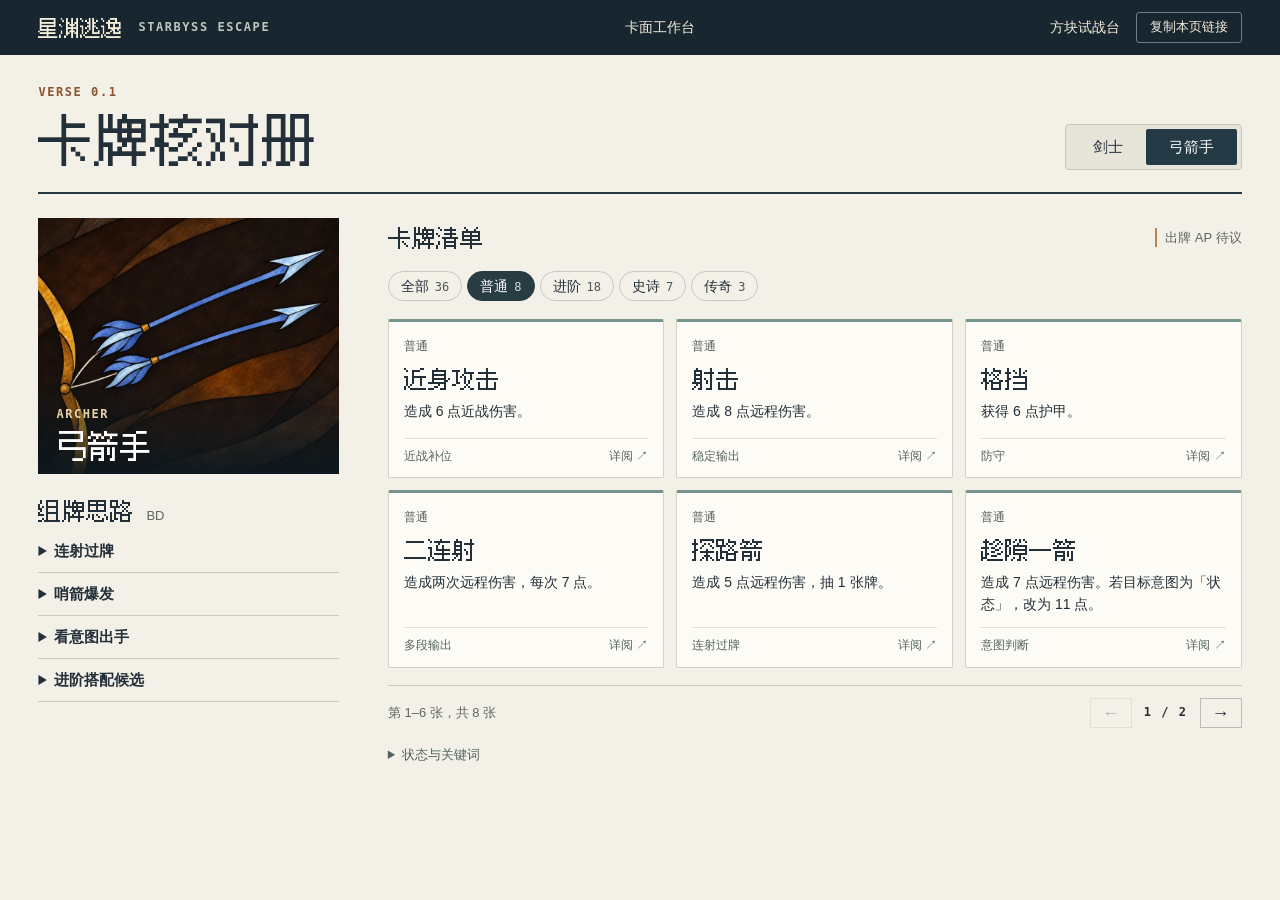
<file: index.html>
<!doctype html>
<html lang="zh-CN"><head><meta charset="utf-8"><meta name="viewport" content="width=device-width,initial-scale=1"><meta name="robots" content="noindex,nofollow"><meta name="theme-color" content="#16232a"><title>星渊逃逸 · 卡牌核对册</title><link rel="stylesheet" href="style.css"><script defer src="cards.js"></script><script defer src="review.js"></script></head>
<body><header><div class="top"><b>星渊逃逸</b><span lang="en">STARBYSS ESCAPE</span><a class="studio" href="card-library.html">卡面工作台</a><a class="studio" href="battle-lab.html">方块试战台</a><button id="share">复制本页链接</button></div></header>
<main><div class="mast"><div><p class="kicker">VERSE 0.1</p><h1>卡牌核对册</h1></div><nav id="roles" aria-label="切换角色"><button data-role="sword">剑士</button><button data-role="archer">弓箭手</button></nav></div>
<div class="spread"><aside><div class="hero"><img id="art" src="archer.webp" alt=""><div class="herohead"><small id="en"></small><h2 id="role"></h2></div></div>
<section class="builds"><h3>组牌思路 <small>BD</small></h3><div id="builds"></div></section></aside>
<section class="catalog" aria-label="卡牌清单"><div class="sectionhead"><h2>卡牌清单</h2><small>出牌 AP 待议</small></div><nav id="tiers" aria-label="品阶"></nav>
<div id="cards"></div><div class="page"><span id="count" aria-live="polite"></span><div><button id="prev" aria-label="上一页">←</button><b id="num"></b><button id="next" aria-label="下一页">→</button></div></div>
<details class="terms"><summary>状态与关键词</summary><dl id="terms"></dl></details></section></div></main>
<dialog id="detail" aria-labelledby="dname"><form method="dialog"><button aria-label="关闭">×</button></form><small id="dgrade"></small><h2 id="dname"></h2><p id="alias"></p><h3>卡牌功效</h3><p id="deffect"></p><h3>搭配与核对点</h3><p id="dnote"></p><div id="source"></div><a id="cardStudio" href="card-library.html">在工作台查看卡面 →</a></dialog><div id="toast" role="status"></div></body></html>
</file>
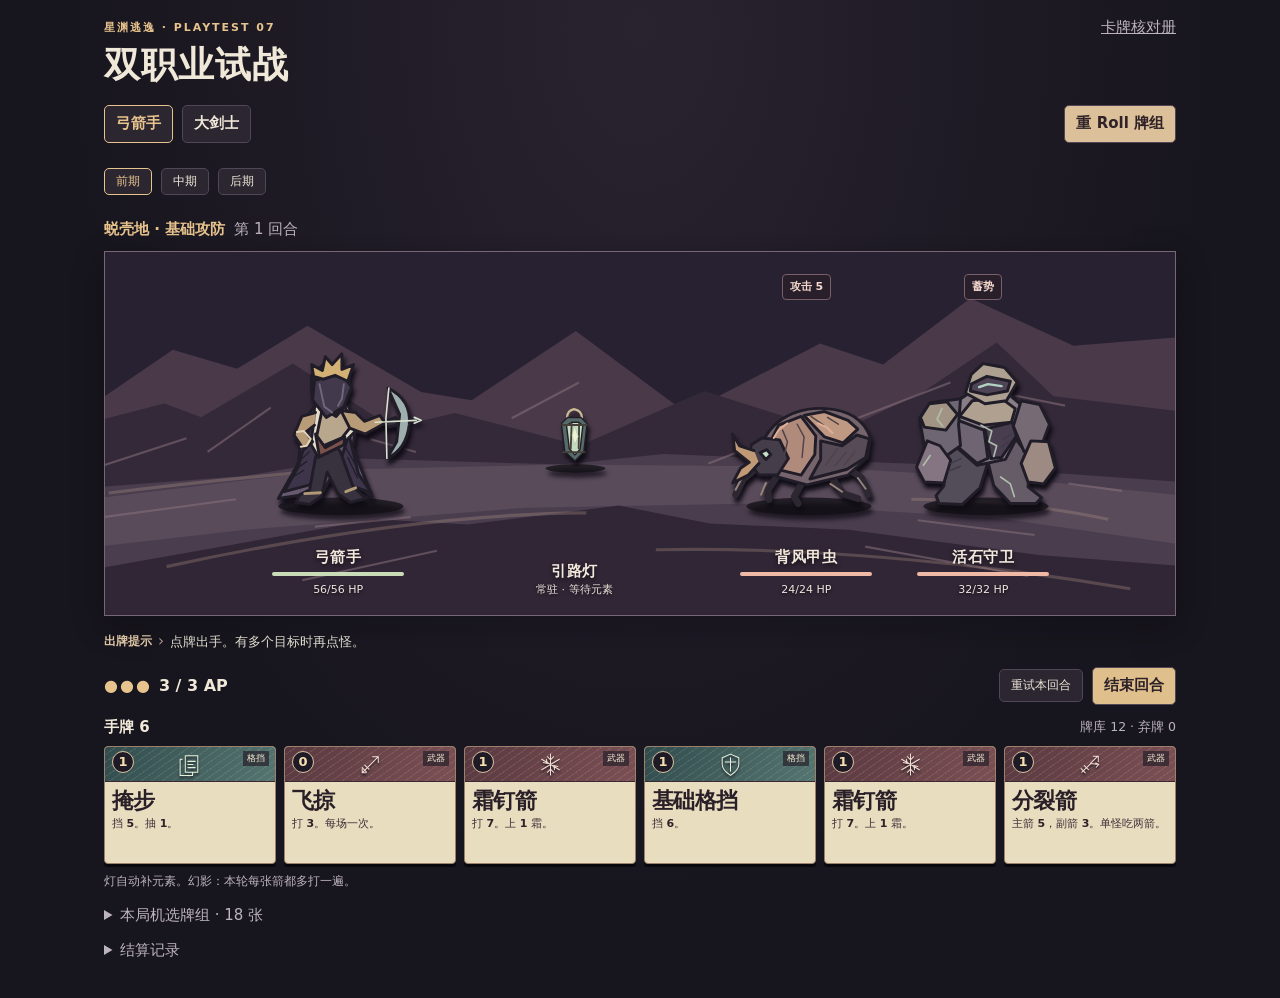
<file: battle-lab.html>
<!doctype html><html lang="zh-CN"><head><meta charset="utf-8"><meta name="viewport" content="width=device-width, initial-scale=1"><title>双职业试战｜星渊逃逸</title>
<style>
:root{color-scheme:dark;--bg:#17151d;--ink:#f0e8d9;--mut:#bcb3be;--edge:#504655;--gold:#e7c38d;--cyan:#a9d6d5;--red:#efaba0;--paper:#e9ddc0;--print:#291f27}
*{box-sizing:border-box}body{margin:0;background:radial-gradient(ellipse at 50% 3%,#292330 0,var(--bg) 64%);color:var(--ink);font:15px/1.44 system-ui,sans-serif;min-height:100vh}main{max-width:1120px;margin:auto;padding:17px 24px 36px}header,.row,.tools,.actions,.steps{display:flex;gap:9px;align-items:center;flex-wrap:wrap}header{justify-content:space-between}a{color:var(--mut)}h1{font:700 clamp(24px,4vw,36px)/1.1 Georgia,serif;letter-spacing:.03em;margin:7px 0}.kicker{color:var(--gold);font:600 11px system-ui,sans-serif;letter-spacing:.18em}.hint,small,summary{color:var(--mut)}button,select{font:inherit;color:var(--ink);background:#2c2631;border:1px solid var(--edge);border-radius:5px;padding:7px 11px;cursor:pointer}button:hover:not(:disabled),select:hover{border-color:var(--gold)}button:focus-visible,select:focus-visible{outline:3px solid #bde8da;outline-offset:3px}button:disabled{opacity:.56;cursor:default}.stages [aria-pressed=true],.primary{border-color:var(--gold);color:var(--gold)}.stages{padding:10px 0}.stages .tail{margin-left:auto}.action-slim{font-size:12px}.status{min-height:29px;margin:0 0 7px}.status b{color:var(--gold)}.status select{padding:3px 6px}.badge{color:var(--cyan)}
.arena{position:relative;isolation:isolate;display:grid;grid-template-columns:1fr .36fr 1.35fr;width:100%;height:clamp(292px,32vw,365px);padding:51px 27px 49px;overflow:hidden;border:1px solid #776673;background:#211d2a;box-shadow:inset 0 0 0 4px #16131b,0 9px 30px #09080d4f}.terrain{position:absolute;z-index:-2;inset:0;width:100%;height:100%;object-fit:cover}.field-glow{position:absolute;z-index:-1;inset:18% 1% 3%;background:radial-gradient(ellipse at 52% 67%,#aecfba62,transparent 66%);opacity:0;transition:opacity .25s}.lit .field-glow{opacity:1}.zone-zone{display:flex;align-items:end;justify-content:center;min-width:0;gap:1px}.foe-zone{align-items:end}.hero-zone{padding-left:10%}.unit{position:relative;display:flex;align-items:center;justify-content:center;flex-direction:column;width:min(100%,176px);min-width:0;height:100%;background:transparent;border:0;border-radius:0;color:var(--ink);padding:0;margin:0;transition:opacity .2s}.unit.foe{border:0}.unit.foe:disabled{opacity:1}.unit.foe.dead{opacity:.30;pointer-events:none}.unit .figure{width:100%;height:100%;max-height:205px;overflow:visible;filter:drop-shadow(2px 5px 2px #100d16);pointer-events:none}.lamp-unit .figure{width:84px}.shadow-unit .figure{filter:brightness(.65) saturate(.55) hue-rotate(38deg) drop-shadow(0 0 5px #c7a9e5);opacity:.74}.hero-zone:has(.shadow-unit) .unit{width:52%}.foe-zone .unit.boss{width:min(100%,224px)}.unit .name{font-weight:680;display:block;color:#f2e8dc;letter-spacing:.04em;white-space:nowrap;text-shadow:0 2px 4px #140f17}.unit .under{position:absolute;bottom:-31px;width:90%;min-width:58px;max-width:132px;text-align:center;line-height:1.15}.meter{display:block;width:100%;height:4px;border-radius:999px;background:#131018a0;margin:6px 0 4px;overflow:hidden}.meter i{display:block;height:100%;background:#f0b9a5;box-shadow:0 0 8px #e49d915c}.hero .meter i{background:#c9dbb7}.unit .numbers{font:11px system-ui,sans-serif;color:#eee4df;white-space:nowrap;text-shadow:0 1px 3px #120e16}.unit .intent{position:absolute;top:-29px;font-size:11px;font-weight:600;padding:4px 7px;border:1px solid #795f68;border-radius:4px;background:#291f2a;color:#f4d8cd;white-space:nowrap}.unit.target .figure{filter:drop-shadow(0 0 4px #e0b67c) drop-shadow(0 0 10px #c99d63a0)}.unit.target:hover .figure{transform:translateY(-3px)}.unit.target .under .name{color:#ffd89c}.target:after{content:"可攻击";position:absolute;bottom:-47px;padding:2px 5px;font-size:10px;color:#2a1c20;background:#e9c993;border-radius:2px;white-space:nowrap}.unit.first:after{content:"已选第一发";background:#a8d5d3}.arena.picking .unit.foe:not(.target){opacity:.45}.unit .float{position:absolute;top:40%;z-index:3;color:#ffead8;font:bold 25px Georgia,serif;text-shadow:0 2px 2px #190c13, 0 0 12px #c04436;animation:up .65s ease-out both;pointer-events:none}.arena .unit.dead .float{color:#fff}.unit .neutral{color:#d5e1d9}.steps{margin-top:10px;gap:6px;color:#e5ccac;min-height:32px}.step{font-size:12px}.steps .arrowhint{color:#b29b94}.steps .signal{color:#e9e6d8;font-size:13px}.actions{margin:9px 0 7px}.actions .stretch{flex:1;font-size:16px}.actions .end-action{background:#dfbf8b;color:#2d2228;font-weight:750}.ap-dots{color:var(--gold);letter-spacing:2px;margin-right:7px}.hand-title{margin-top:12px;justify-content:space-between}.hand{display:grid;grid-template-columns:repeat(auto-fit,minmax(125px,1fr));gap:8px;margin-top:8px}.card{position:relative;min-width:0;min-height:150px;text-align:left;display:flex;flex-direction:column;padding:0;border-radius:4px;background:var(--paper);color:var(--print);border:1px solid #9b806c;overflow:hidden;box-shadow:0 3px 0 #09080d}.card:disabled{opacity:.55}.card[aria-pressed=true]{transform:translateY(-5px);outline:2px solid var(--gold);border-color:#eed7a2;box-shadow:0 7px 12px #0c0814}.card .card-art{width:100%;display:flex;align-items:center;justify-content:center;height:50px;position:relative;color:#f4ddd1;background:repeating-linear-gradient(145deg,#f7ddd21d 0 1px,transparent 1px 6px),linear-gradient(115deg,#593940,#7b5054);border-bottom:1px solid #3a2934}.card.def .card-art{color:#e5f2da;background:repeating-linear-gradient(145deg,#e9ffdf1a 0 1px,transparent 1px 6px),linear-gradient(115deg,#324c4d,#557571)}.card.util .card-art{color:#f1e2be;background:repeating-linear-gradient(145deg,#fff9d21c 0 1px,transparent 1px 6px),linear-gradient(115deg,#514063,#6e587a)}.card .mark{width:39px;height:39px;filter:drop-shadow(0 2px 1px #1c1623)}.card .fee{position:absolute;left:7px;top:7px;display:grid;place-items:center;width:25px;height:25px;border-radius:50%;background:#1f1b26;color:#f5dfae;border:1px solid #dbc2a2;font-size:13px;font-weight:800}.card .type{position:absolute;right:6px;top:7px;color:#fff5dc;background:#251f29b0;padding:1px 4px;font-size:10px}.card .card-copy{padding:6px 8px 8px}.card b{display:block;margin-bottom:3px;font-size:14px}.card .desc{color:#3c2c34;font-size:11px;line-height:1.35;display:block}.card .desc strong{font-size:13px;color:#332028}.choices{background:#2b2633;border:1px solid var(--edge);padding:8px 10px}.pool{display:grid;grid-template-columns:repeat(auto-fit,minmax(205px,1fr));gap:8px;margin-top:9px}.pool div{border:1px solid var(--edge);padding:8px}details{margin-top:14px}summary{cursor:pointer}li{margin:3px 0}.seed{font-size:12px}.caption{font-size:12px;margin-top:9px}@keyframes up{from{opacity:1;transform:translateY(9px)}85%{opacity:1}to{opacity:.74;transform:translateY(-19px)}}@media(prefers-reduced-motion:reduce){*{animation:none!important;transition:none!important}}
@media(max-width:700px){main{padding:12px 10px 28px}.stages .tail{margin-left:0}.arena{height:253px;padding:40px 8px 53px;grid-template-columns:1fr .3fr 1.33fr}.hero-zone{padding-left:0}.unit .name{font-size:11px}.unit .numbers{font-size:9px}.unit .intent{font-size:9px;padding:3px 4px}.lamp-unit .figure{width:58px}.hand{grid-template-columns:repeat(3,minmax(0,1fr))}.card{min-height:134px}.card .card-copy{padding:5px}.card b{font-size:12px}.card .desc{font-size:10px}.card .card-art{height:41px}.card .mark{width:30px;height:30px}.card .fee{width:19px;height:19px;left:3px;top:4px}.card .type{right:3px;top:3px}.card .desc strong{font-size:11px}.actions .stretch{min-width:85px}.actions button{padding:7px 7px;font-size:12px}}
.lamp-tint{display:block}.lamp-tint.cold{filter:drop-shadow(0 0 15px #95dbe4)}.lamp-tint.heat{filter:hue-rotate(292deg) saturate(2.2) drop-shadow(0 0 13px #e6b078)}.lamp-tint.spark{filter:hue-rotate(192deg) saturate(1.7) drop-shadow(0 0 12px #d1aaf9)}
.rolebar{margin:10px 0 5px}.rolebar button{font-weight:760;font-size:15px}.rolebar .roll{background:#dcc099;color:#2f2328;font-weight:800}.phases{margin-bottom:10px}.phases button{padding:4px 11px;font-size:12px}.card b{font-size:clamp(17px,2.1vw,22px);line-height:1.15;letter-spacing:-.025em}.card .desc,.card .desc strong{font-size:11px;font-weight:500}.card .desc strong{font-weight:800}.card{min-height:118px}.card .card-art{height:35px}.card .mark{width:27px;height:27px}.card .type{font-size:9px;top:4px}.card .fee{top:4px;width:22px;height:22px}.card .card-copy{padding:6px 7px 8px}.unit .float.multi{left:calc(30% + var(--i)*10%);top:calc(33% + var(--i)*7%);animation-delay:calc(var(--i)*115ms);font-size:20px;animation-fill-mode:both}.unit .float.echo-dmg{color:#dfc5ff;text-shadow:0 2px 3px #160f22,0 0 10px #703abd}.sword-arena{grid-template-columns:1fr .14fr 1.35fr}.sword-arena .hero-zone{padding-left:5%}@media(max-width:700px){.rolebar button{font-size:12px;padding:6px 7px}.card b{font-size:17px}.card .desc,.card .desc strong{font-size:10px}.card .fee{width:18px;height:18px}.card{min-height:108px}.unit .float.multi{font-size:15px}}
</style></head><body><main><header><span class="kicker">星渊逃逸 · PLAYTEST 07</span><a href="index.html">卡牌核对册</a></header><h1>双职业试战</h1><div id="app"></div><details><summary>本局机选牌组 · 18 张</summary><div class="pool" id="pool"></div></details><details><summary>结算记录</summary><ol id="log"></ol></details></main>
<script>
const CARDS = [{"id":1,"name":"直射","cost":1,"desc":"打 8。","kind":"攻","arrow":true,"el":"","once":false,"stage":0,"common":false,"short":"打 8。"},{"id":2,"name":"探路箭","cost":1,"desc":"打 6，抽 1。","kind":"攻","arrow":true,"el":"","once":false,"stage":0,"common":false,"short":"打 6。抽 1。"},{"id":3,"name":"掩步","cost":1,"desc":"格挡 5，抽 1。","kind":"防","arrow":false,"el":"","once":false,"stage":0,"common":true,"short":"挡 5。抽 1。"},{"id":4,"name":"霜钉箭","cost":1,"desc":"打 7，叠 1 霜。","kind":"攻","arrow":true,"el":"冰","once":false,"stage":0,"common":false,"short":"打 7。上 1 霜。"},{"id":5,"name":"穿壳击","cost":1,"desc":"先削最多 2 格挡，再打 7，附加电标。","kind":"攻","arrow":false,"el":"电","once":false,"stage":0,"common":true,"short":"削 2 挡，打 7。挂电标。"},{"id":6,"name":"火星箭","cost":1,"desc":"打 6，点燃目标：接下来两次行动前依次掉 2、1 血。","kind":"攻","arrow":true,"el":"火","once":false,"stage":0,"common":false,"short":"打 6。灼伤 2、1。"},{"id":8,"name":"整备","cost":1,"desc":"抽 2 张，再弃掉 1 张手牌。","kind":"功能","arrow":false,"el":"","once":false,"stage":0,"common":true,"short":"抽 2，弃 1。"},{"id":16,"name":"幻影","cost":1,"desc":"召唤影子。","kind":"功能","arrow":false,"el":"","once":false,"stage":0,"common":false,"short":"本轮之后每张箭，影子跟射一次。"},{"id":18,"name":"穿群射","cost":2,"desc":"两发各 9，可分别点怪，也可同打一个。算一张牌。","kind":"攻","arrow":true,"el":"","once":false,"stage":1,"common":false,"short":"两发各 9，可分打。"},{"id":37,"name":"分裂箭","cost":1,"desc":"主箭打 5，副箭打另一只血最低的活怪 3；单怪时都打它。","kind":"攻","arrow":true,"el":"","once":false,"stage":0,"common":false,"short":"主箭 5，副箭 3。单怪吃两箭。"},{"id":38,"name":"基础格挡","cost":1,"desc":"格挡 6。没有条件。","kind":"防","arrow":false,"el":"","once":false,"stage":0,"common":true,"short":"挡 6。"},{"id":46,"name":"月神","cost":3,"desc":"把 30 点伤害分 3 波随机打向活怪。每有 1 专注，总伤再加 2，并消耗专注。本场一次。","kind":"攻","arrow":false,"stage":2,"once":true,"el":"","common":false,"short":"随机三击，共 30。每点专注＋2。每场一次。"},{"id":47,"name":"返猎箭","cost":1,"desc":"打 11；本箭或它的影箭击杀，返 1 AP。每张牌只返一次。","kind":"攻","arrow":true,"stage":1,"once":false,"el":"","common":false,"short":"打 11。原箭或影箭击杀，返 1 费。"},{"id":48,"name":"专注","cost":1,"desc":"格挡 6，获得 2 专注。下一张箭每点专注多打 2，随后消耗。","kind":"防","arrow":false,"stage":1,"once":false,"el":"","common":false,"short":"挡 6。存 2 专注；下张箭每点＋2。"},{"id":49,"name":"轻弦","cost":0,"desc":"本回合下一张箭少花 1 AP，最低 0。本场一次。","kind":"功能","arrow":false,"stage":0,"once":true,"el":"","common":false,"short":"本轮下一箭少 1 费。每场一次。"},{"id":50,"name":"回势","cost":1,"desc":"格挡 5；若本回合击倒过敌人，返 1 AP。","kind":"防","arrow":false,"stage":1,"once":false,"el":"","common":false,"short":"挡 5。本轮杀过怪，返 1 费。"},{"id":51,"name":"整弦","cost":1,"desc":"格挡 6；本回合下一张箭少花 1 AP，最低 0。","kind":"功能","arrow":false,"stage":1,"once":false,"el":"","common":false,"short":"挡 6。本轮下一箭少 1 费。"},{"id":52,"name":"飞掠","cost":0,"desc":"打 3。本场一次。","kind":"攻","arrow":true,"stage":0,"once":true,"el":"","common":false,"short":"打 3。每场一次。"},{"id":60,"name":"格挡","cost":1,"kind":"防","stage":0,"desc":"挡 6。","short":"挡 6。","target":false,"once":false,"role":"sword","arrow":false,"el":""},{"id":61,"name":"猛击","cost":1,"kind":"攻","stage":0,"desc":"打 7。有格挡时打 11，不耗格挡。","short":"打 7。有格挡时打 11，不耗格挡。","target":true,"once":false,"role":"sword","arrow":false,"el":""},{"id":62,"name":"招架","cost":1,"kind":"防","stage":0,"desc":"挡 5。完整挡住所选敌人的攻击，反砍 6。","short":"挡 5。完整挡住所选敌人的攻击，反砍 6。","target":true,"once":false,"role":"sword","arrow":false,"el":""},{"id":63,"name":"起势斩","cost":1,"kind":"攻","stage":0,"desc":"打 6，获得 3 剑势。每场一次。","short":"打 6，获得 3 剑势。每场一次。","target":true,"once":true,"role":"sword","arrow":false,"el":""},{"id":64,"name":"蓄势","cost":1,"kind":"防","stage":0,"desc":"挡 5，获得 3 剑势。每场一次。","short":"挡 5，获得 3 剑势。每场一次。","target":false,"once":true,"role":"sword","arrow":false,"el":""},{"id":65,"name":"三连斩","cost":2,"kind":"攻","stage":0,"desc":"每刀 8，连砍 3 刀。","short":"每刀 8，连砍 3 刀。","target":true,"once":false,"role":"sword","arrow":false,"el":""},{"id":66,"name":"挑斩","cost":1,"kind":"攻","stage":0,"desc":"打 5。本轮对它的下一段剑击＋5。","short":"打 5。本轮对它的下一段剑击＋5。","target":true,"once":false,"role":"sword","arrow":false,"el":""},{"id":67,"name":"落刃","cost":2,"kind":"攻","stage":0,"desc":"重斩 18。","short":"重斩 18。","target":true,"once":false,"role":"sword","arrow":false,"el":""},{"id":68,"name":"横扫","cost":2,"kind":"攻","stage":1,"desc":"主目标 12，相邻活怪各 5。","short":"主目标 12，相邻活怪各 5。","target":true,"once":false,"role":"sword","arrow":false,"el":""},{"id":69,"name":"烙痕斩","cost":1,"kind":"攻","stage":0,"desc":"打 7，挂鬼火。鬼火灼伤 2、1。","short":"打 7，挂鬼火。鬼火灼伤 2、1。","target":true,"once":false,"role":"sword","arrow":false,"el":""},{"id":70,"name":"破火斩","cost":1,"kind":"攻","stage":0,"desc":"打 6。先吃鬼火，得 3 剑势。","short":"打 6。先吃鬼火，得 3 剑势。","target":true,"once":false,"role":"sword","arrow":false,"el":""},{"id":71,"name":"吞火斩","cost":1,"kind":"攻","stage":0,"desc":"打 7。吃鬼火，回 3 血。","short":"打 7。吃鬼火，回 3 血。","target":true,"once":false,"role":"sword","arrow":false,"el":""},{"id":72,"name":"收烬斩","cost":1,"kind":"攻","stage":1,"desc":"打 9。砍死带鬼火的怪，回 5 血。","short":"打 9。砍死带鬼火的怪，回 5 血。","target":true,"once":false,"role":"sword","arrow":false,"el":""},{"id":73,"name":"活甲","cost":1,"kind":"防","stage":2,"desc":"付 3 血，挡 8；本轮每刀＋4。每场一次。","short":"付 3 血，挡 8；本轮每刀＋4。每场一次。","target":false,"once":true,"role":"sword","arrow":false,"el":""}];

 const Engine=(()=>{
const byId=Object.fromEntries(CARDS.map(c=>[c.id,c]));
const STAGES=[
 {name:'前期',subtitle:'蜕壳地 · 基础攻防',spawns:[['背风甲虫',24,[5,-4,7]],['活石守卫',32,[0,12,7]]]},
 {name:'中期',subtitle:'裂隙 · 增援与元素芯',spawns:[['裂脊精英',52,[8,-6,12,7]]]},
 {name:'后期',subtitle:'合脊 · 猎月终击',spawns:[['合脊巨岩',78,[10,-7,17,0,[7,7]],true]]}
];
const enemy=(r,i)=>({id:i,name:r[0],hp:r[1],max:r[1],moves:r[2],boss:!!r[3],guard:0,frost:0,locked:false,burn:0,spark:false,element:'',hits:0,broke:false,weaken:0,ghost:0,opening:0});
const clone=s=>JSON.parse(JSON.stringify(s));
function rnd(s){s.rng=(Math.imul(s.rng,1664525)+1013904223)>>>0;return s.rng/4294967296}
function shuffle(s,a){for(let i=a.length-1;i>0;i--){let j=Math.floor(rnd(s)*(i+1));[a[i],a[j]]=[a[j],a[i]]}return a}
const live=s=>s.enemies.filter(e=>e.hp>0);
const low=es=>es.slice().sort((a,b)=>a.hp-b.hp||a.id-b.id)[0];
const high=es=>es.slice().sort((a,b)=>b.hp-a.hp||a.id-b.id)[0];
const get=(s,i)=>s.enemies.find(e=>e.id===i&&e.hp>0);
const move=(s,e)=>e.moves[(s.turn-1)%e.moves.length];
function log(s,t){s.lines.unshift('R'+s.turn+' · '+t);if(s.lines.length>42)s.lines.pop()}
function done(s){if(s.hp<=0){if(!s.result)log(s,'战斗结束');s.result='输'}else if(!live(s).length){if(!s.result)log(s,'房间已清理');s.result='赢'}return !!s.result}
function dealt(s,e,n,label){if(!e||e.hp<=0||n<=0)return {kill:false,overflow:0};const g=Math.min(e.guard,n),net=n-g,loss=Math.min(net,e.hp);e.guard-=g;
 if(g&&e.guard===0)e.broke=true;
 e.hp-=loss;if(loss){e.hits++;if(s.events)s.events.push({id:e.id,loss,shadow:label.startsWith('影子')})}if(e.hp<=0)s.kills++;
 log(s,label+' → '+e.name+' '+(loss?'−'+loss+' HP':'0 HP')+(g?'（护甲 −'+g+'）':'')+(!e.hp?' · 击倒':''));
 return {kill:!e.hp,overflow:Math.max(0,net-loss)}
}
function strip(s,e,n){if(!e||!e.guard)return 0;const v=Math.min(n,e.guard);e.guard-=v;if(!e.guard)e.broke=true;log(s,e.name+' 护甲 −'+v);return v}
function setElement(s,e,type){
 if(!e||!e.hp)return false;
 if(e.element&&e.element!==type){if(e.frost||e.locked||e.burn||e.spark)log(s,e.name+' · 换成'+type+'，旧元素清除');e.frost=0;e.locked=false;e.burn=0;e.spark=false}
 e.element=type;return true
}
function frost(s,e){if(!setElement(s,e,'冰')||e.locked)return;if(++e.frost>=5){e.frost=0;e.locked=true;log(s,e.name+(e.boss?' · 霜裂（下一击 −4）':' · 冻结（跳过下一次攻击）'))}}
function burn(s,e,n){if(setElement(s,e,'火'))e.burn=Math.min(2,Math.max(e.burn,n))}
function electrify(s,e){if(setElement(s,e,'电'))e.spark=true}
function takeBurn(s,e,ongoing=false){const n=e.burn;e.burn=ongoing?Math.max(0,n-1):0;if(!n||!e.hp)return false;const loss=Math.min(e.hp,n);e.hp-=loss;e.hits++;if(!e.hp)s.kills++;log(s,'灼伤 → '+e.name+' −'+loss+' HP'+(!e.hp?' · 击倒':''));return !e.hp}
function peak(s){if(!s.deck.length&&s.bin.length)s.deck=shuffle(s,s.bin.splice(0));return s.deck.shift()}
function draw(s,n){while(n--){const c=peak(s);if(c!==undefined)s.hand.push(c)}}
function pickTwo(s,want){const a=peak(s),b=peak(s);if(a===undefined)return;if(b===undefined){s.hand.push(a);return}if(want===1){s.hand.push(b);s.deck.push(a)}else{s.hand.push(a);s.deck.push(b)}log(s,'选入 '+byId[want===1?b:a].name)}
function offer(s){const m=clone(s);return [peak(m),peak(m)].filter(x=>x!==undefined)}
const eligible=(role,stage)=>CARDS.filter(c=>(role==='sword'?(c.role==='sword'||c.id===8):!c.role)&&c.stage<=stage);
function makeDeck(s){
 const sword=s.role==='sword',pool=eligible(s.role,s.stage),out=[];
 const theme=sword?(rnd(s)<.5?63:64):16;
 const picks=sword?[theme,60,65,69,70,71]:[16,38,4];
 if(s.stage===2)picks.push(sword?73:46);
 out.push(...picks);
 const activePool=pool.filter(c=>!sword||c.id!==(theme===63?64:63));
 const add=(kind,n)=>{
  const cards=activePool.filter(c=>c.kind===kind);
  while(out.filter(id=>byId[id].kind===kind).length<n){
   const options=cards.filter(c=>!c.once||!out.includes(c.id));
   if(!options.length)throw Error('Empty random deck category');
   const fresh=options.filter(c=>!out.includes(c.id));
   const pick=options[Math.floor(rnd(s)*options.length)];
   const c=fresh.length&&rnd(s)<.52?fresh[Math.floor(rnd(s)*fresh.length)]:pick;
   out.push(c.id);
  }
 };
 add('攻',10);add('防',6);add('功能',2);
 return shuffle(s,out)
}
function room(stage,seed,role='archer'){
 const max=role==='sword'?62:56;
 let s={stage,seed,role,rng:seed>>>0,burstRng:(seed^0x9e3779b9)>>>0,hp:max,max,edge:0,armorPower:0,parry:-1,turn:1,ap:3,guard:0,deck:[],bin:[],hand:[],gone:[],used:[],enemies:STAGES[stage].spawns.map(enemy),lines:[],lamp:{el:'',target:-1,lastRound:0},shadow:false,focus:0,discount:0,discardDue:false,last:-1,kills:0,retain:[],afterGuard:0,counter:0,cap:false,carry:0,result:'',actions:0};
 s.deck=makeDeck(s);s.loadout=s.deck.slice();draw(s,6);
 log(s,'新开局：'+STAGES[stage].name);return s
}
function eatGhost(s,e){
 if(!e?.ghost)return false;
 e.ghost=0;log(s,'收走 '+e.name+' 的鬼火');return true
}
function heal(s,n){const h=Math.min(n,s.max-s.hp);s.hp+=h;if(h)log(s,'回复 '+h+' HP')}
function swordHit(s,e,n,label){
 const opening=e?.opening||0;if(e)e.opening=0;
 return dealt(s,e,n+s.edge+s.armorPower+opening,label)
}
function ghostTick(s,e){
 if(!e.ghost||!e.hp)return false;
 const h=Math.min(e.hp,e.ghost--);e.hp-=h;e.hits++;if(!e.hp)s.kills++;
 log(s,'鬼火 → '+e.name+' −'+h+' HP');return !e.hp
}
function pulse(s){
 const l=s.lamp;if(s.role!=='archer'||!l.el||l.lastRound===s.turn)return false;
 const e=get(s,l.target)||high(live(s));if(!e)return false;
 l.lastRound=s.turn;l.target=e.id;
 if(l.el==='冰')frost(s,e);
 if(l.el==='火')burn(s,e,2);
 if(l.el==='电')electrify(s,e);
 log(s,l.el+'灯 → '+e.name+(l.el==='冰'?' · 寒霜 +1':l.el==='火'?' · 点燃':' · 电标'));
 return true
}
const cost=(s,c)=>Math.max(0,c.cost-(c.arrow?s.discount:0));
function valid(s,c){return c&&!s.result&&!s.discardDue&&s.hand.includes(c.id)&&s.ap>=cost(s,c)&&(!c.once||!s.used.includes(c.id))&&!(c.id===16&&s.shadow)&&!(c.id===73&&s.hp<=3)}
function discard(s,i){if(!s.discardDue||s.hand[i]===undefined)return false;const id=s.hand.splice(i,1)[0];s.bin.push(id);s.discardDue=false;log(s,'弃掉 '+byId[id].name);return true}
const needs=c=>!!c&&(c.role==='sword'?c.target:(c.kind==='攻'&&c.id!==46)||c.id===41);
const weapon=c=>c.role==='sword'||c.arrow||[5,24,33,36].includes(c.id);
function play(s,id,who=-1,arg={}){
 const c=byId[id];if(!valid(s,c))return false;
 let e=get(s,who);
 if(needs(c)&&!e&&id!==41)return false;
 s.ap-=cost(s,c);if(c.arrow)s.discount=0;s.actions++;s.hand.splice(s.hand.indexOf(id),1);if(c.once)s.used.push(id);
 const echo=c.arrow&&s.shadow;
 if(needs(c)&&id!==41&&e)s.last=e.id;
 if(c.el&&e){setElement(s,e,c.el);s.lamp.el=c.el;s.lamp.target=e.id;}
 const packets=[];let focus=c.arrow?s.focus*2:0;if(c.arrow)s.focus=0;
 const D=(target,n,t=c.name)=>{if(focus){n+=focus;focus=0}if(weapon(c)&&target?.spark){target.spark=false;n+=2;log(s,'电标 · 追加 2 伤')}
   if(echo&&target)packets.push([target.id,n,t]);return dealt(s,target,n,t)};
 const H=(n,t=c.name)=>D(e,n,t);const killsBefore=s.kills;
 const B=n=>{s.guard+=n;log(s,c.name+' · 格挡 +'+n)};
 const S=(n,t=c.name,target=e)=>swordHit(s,target,n,t);
 let r, a, t;
 switch(id){
 case 1:H(8);break;
 case 2:H(6);draw(s,1);break;
 case 3:B(5);draw(s,1);break;
 case 4:H(7);frost(s,e);break;
 case 5:strip(s,e,2);H(7);electrify(s,e);break;
 case 6:H(6);burn(s,e,2);break;
 case 7:H(8);if(!s.hand.some(x=>byId[x].kind==='攻'))draw(s,1);break;
 case 8:draw(s,2);s.discardDue=s.hand.length>0;break;
 case 9:H(7);if(e.hp)e.weaken+=3;break;
 case 10:H(e.hp*2<=e.max?12:8);break;
 case 11:a=e.frost>=2;if(a)e.frost-=2;H(8);if(a)H(6,'碎霜追加');break;
 case 12:a=e.guard;strip(s,e,6);if(a&&!e.guard)draw(s,1);H(6);electrify(s,e);break;
 case 13:H(7);if(takeBurn(s,e))draw(s,1);break;
 case 14:H(8);break;
 case 16:s.shadow=true;log(s,'幻影开启 · 本轮每张箭都跟射');break;
 case 18:t=get(s,arg.to) || e;H(9);if(t.hp>0)D(t,9,'穿群第二发');break;
 case 19:H(8);if(s.ap===0){a=peak(s);if(a!==undefined){s.retain.push(a);log(s,'留牌：'+byId[a].name)}}break;
 case 20:r=H(8);if(r.kill)D(low(live(s)),r.overflow,'溢伤');break;
 case 22:a=e.locked;H(14);if(a)for(const f of live(s))dealt(s,f,6,'断层余击');break;
 case 24:if(H(16).kill){s.ap++;log(s,'终猎 · 返 1 AP')}break;
 case 28:a=e.frost||e.burn||e.locked;H(6);if(a)pickTwo(s,arg.choice);else draw(s,1);break;
 case 30:H(6);B(3);break;
 case 31:H(e.frost>=2||e.broke?12:8);break;
 case 32:a=e.hits>=2;H(7);if(a)draw(s,1);break;
 case 33:a=e.locked;if(H(8).kill||a)B(4);break;
 case 34:B(6);if(live(s).some(f=>f.frost||f.locked||f.burn))draw(s,1);break;
 case 35:a=e.hits>0;H(16);if(a)D(high(live(s).filter(x=>x.id!==who)),6,'交叉追击');break;
 case 36:a=s.kills>=2;H(8);if(a){s.ap++;log(s,'收场 · 返 1 AP')}break;
 case 37:t=low(live(s).filter(f=>f.id!==who))||e;H(5);if(t.hp>0)D(t,3,'分裂副箭');break;
 case 38:B(6);break;
 case 39:B(5);s.afterGuard+=3;break;
 case 40:B(Math.min(8,4+2*live(s).filter(f=>{const m=move(s,f);return Array.isArray(m)||m>0}).length));break;
 case 41:B(5);if(e){a=move(s,e);if(a>0||Array.isArray(a))frost(s,e)}break;
 case 42:B(6);s.carry+=3;break;
 case 43:B(6);s.counter+=4;break;
 case 44:B(14);break;
 case 45:B(6);s.cap=true;break;
 case 46:{
  const sum=30+2*s.focus;s.focus=0;
  for(let j=0;j<3;j++){const living=live(s);if(!living.length)break;s.burstRng=(Math.imul(s.burstRng,1664525)+1013904223)>>>0;dealt(s,living[Math.floor(s.burstRng/4294967296*living.length)],Math.floor(sum/3)+(j<sum%3?1:0),'月神散射')}
  break
 }
 case 47:H(11);break;
 case 48:B(6);s.focus+=2;log(s,'专注 +2');break;
 case 49:s.discount=1;log(s,'轻弦 · 下一张箭少花 1 AP');break;
 case 50:B(5);if(s.kills>0){s.ap++;log(s,'回势 · 返 1 AP')}break;
 case 51:B(6);s.discount=1;log(s,'整弦 · 下一张箭少花 1 AP');break;
 case 52:H(3);break;
 case 60:B(6);break;
 case 61:S(s.guard?11:7);break;
 case 62:B(5);s.parry=e.id;log(s,'招架 · 等待 '+e.name+' 出手');break;
 case 63:S(6);s.edge+=3;log(s,'剑势 +3');break;
 case 64:B(5);s.edge+=3;log(s,'剑势 +3');break;
 case 65:for(let i=1;i<=3&&e.hp;i++)S(8,'三连斩 · 第 '+i+' 刀');break;
 case 66:S(5);if(e.hp)e.opening=5;break;
 case 67:S(18);break;
 case 68:{const ls=live(s),i=ls.indexOf(e),around=[ls[i-1],ls[i+1]].filter(Boolean);S(12);for(const other of around)S(5,'横扫 · 侧击',other);break}
 case 69:S(7);if(e.hp){e.ghost=2;log(s,e.name+' · 附着鬼火')}break;
 case 70:if(eatGhost(s,e)){s.edge+=3;log(s,'剑势 +3')}S(6);break;
 case 71:a=eatGhost(s,e);S(7);if(a)heal(s,3);break;
 case 72:a=e.ghost;if(S(9).kill&&a)heal(s,5);break;
 case 73:s.hp-=3;B(8);s.armorPower=4;log(s,'活甲 · 付 3 HP，本轮每刀 +4');break;
 default:throw Error('Unimplemented card '+id)
 }
 if(echo){
  for(const [id,n,what] of packets)dealt(s,get(s,id),n,'影子 · '+what);
  const target=get(s,who);
  if(id===4)frost(s,target);if(id===6)burn(s,target,2);if(id===9&&target)target.weaken+=3;
 }
 if(id===14&&s.kills>killsBefore)draw(s,1);
 if(id===47&&s.kills>killsBefore){s.ap++;log(s,'返猎箭 · 返 1 AP')}
 if(c.el&&e){pulse(s)}
 if(c.once)s.gone.push(id);else s.bin.push(id);
 done(s);return true
}
function end(s){
 if(s.result||s.discardDue)return false;
 for(const e of live(s)){
  if(takeBurn(s,e,true)||ghostTick(s,e))continue;
  const m=move(s,e);
  if(!Array.isArray(m)&&m<=0){if(m<0){e.guard=-m;log(s,e.name+' 架盾 '+(-m))}else log(s,e.name+' 蓄势');continue}
  if(e.locked&&!e.boss){e.locked=false;e.weaken=0;log(s,e.name+' 冻结 · 跳过攻击');continue}
  const parts=Array.isArray(m)?m.slice():[m];let reduce=(e.locked?4:0)+e.weaken;e.locked=false;e.weaken=0;let took=0,hits=0;
  for(let n of parts){
   if(s.hp<=0||!e.hp)break;const red=Math.min(reduce,n);reduce-=red;n-=red;if(n<=0)continue;hits++;
   const g=Math.min(s.guard,n);s.guard-=g;n-=g;
   if(n&&s.cap){n=Math.min(n,5);s.cap=false}
   s.hp=Math.max(0,s.hp-n);took+=n;log(s,e.name+' → '+(s.role==='sword'?'大剑':'弓手')+' '+(n?'−'+n+' HP':'未掉血')+(g?'（挡 '+g+'）':''));
   if(s.afterGuard){s.guard+=s.afterGuard;log(s,'架弓 · 追加格挡 '+s.afterGuard);s.afterGuard=0}
   if(g&&s.counter&&s.hp>0){dealt(s,e,s.counter,'反手箭');s.counter=0}
  }
  if(s.parry===e.id&&hits&&!took&&s.hp>0&&e.hp){swordHit(s,e,6,'招架 · 反斩');s.parry=-1}
  if(s.hp<=0)break
 }
 if(done(s))return true;
 s.turn++;s.shadow=false;s.armorPower=0;s.parry=-1;s.discount=0;s.ap=3;s.guard=s.carry;s.carry=0;s.cap=false;s.afterGuard=0;s.counter=0;s.kills=0;s.waveKill=false;
 for(const e of live(s)){e.hits=0;e.broke=false;e.opening=0}
 if(s.stage===1&&s.turn===2){s.enemies.push(enemy(['碎壳哨兵',16,[0,7,8,-4]],1),enemy(['岩缝猎虫',16,[0,6,7,-4]],2));log(s,'两只增援进场')}
 s.bin.push(...s.hand.splice(0));s.hand=s.retain.splice(0);draw(s,6);
 pulse(s);done(s);return true
}
return {STAGES,eligible,byId,room,clone,live,move,play,end,offer,valid,needs,weapon,log,cost,discard}
})();

 const ART=(()=>{
 const frame=(a)=>'<svg class="figure" viewBox="0 0 180 175" aria-hidden="true"><ellipse cx="93" cy="161" rx="64" ry="9" fill="#100e14" opacity=".72"/><g stroke="#211d28" stroke-width="3" stroke-linecap="round" stroke-linejoin="round">'+a+'</g></svg>';
 const archer=frame('<path d="M68 57Q52 71 50 116L29 153 75 146 87 123 125 151 105 101 109 76Z" fill="#655a70"/><path d="M62 77L49 121 35 146 61 139 80 111 76 74ZM101 87L111 128 124 147 104 140 92 117Z" fill="#3e354b"/><path d="M75 96L86 100 92 104 105 140 118 153 103 157 90 148 79 126 73 151 61 159 47 157 51 149 61 144 67 111Z" fill="#38313e"/><path d="M56 148L72 147M98 146L108 142" stroke="#b19a76" stroke-width="3"/><path d="M66 59Q82 52 101 59L109 83 92 100 70 111 62 97 65 77Z" fill="#e4ddcb"/><path d="M74 61L88 69 97 59 106 76 94 91 73 100 68 90Z" fill="#b9a78d"/><path d="M67 87L77 101 97 90 96 98 71 110Z" fill="#7b514b"/><path d="M74 62Q65 54 63 42L63 27 76 15 90 15 102 27 100 46 94 59 87 67Z" fill="#292333"/><path d="M66 32L64 52 78 70 96 59 104 39 95 27 84 28Z" fill="#42394c"/><path d="M65 28L63 16 74 22 77 8 84 16 94 5 94 21 106 16 100 33 87 27 75 31Z" fill="#d3b175"/><path d="M71 36L76 59 84 65M96 36L94 51 90 58" stroke="#71677d" stroke-width="2" fill="none"/><path d="M67 65L53 69 45 88 55 103 64 95 57 85 66 78M93 63L108 65 117 74 133 68 138 76 118 87 102 81Z" fill="#b89c77"/><path d="M48 85L55 84 62 92 58 99 52 100" stroke="#e4d5bb" stroke-width="2" fill="none"/><path d="M138 74L149 70 151 78 140 80" fill="#34303b"/><path d="M141 40Q165 52 163 77 160 103 140 112L150 95 153 67Z" fill="#9eafae"/><path d="M142 40L139 71 140 112M128 75L170 73" stroke="#d9e2d2" stroke-width="1.65" fill="none"/><path d="M168 70L175 73 168 76" stroke="#d9e2d2" stroke-width="1.7" fill="none"/><path d="M48 117L61 105M44 125L58 115M39 134L55 124M98 101L110 122M100 111L110 132" fill="none" stroke="#211d28" stroke-width="1.3"/>');
 const beetle=frame('<path d="M43 119L26 133 18 149M62 128L51 144 52 154M87 135L78 151 82 158M115 130L128 148 143 153M131 121L147 132 154 149" fill="none" stroke="#2d2731" stroke-width="7"/><path d="M31 120L25 131 18 144M49 137L44 149M115 138L127 146M143 132L151 143" fill="none" stroke="#95847c" stroke-width="2"/><path d="M43 114Q42 91 61 75 82 59 110 61 146 63 156 91L153 111 133 129 91 139 61 131Z" fill="#76646c"/><path d="M62 78L85 69 100 89 99 108 85 129 64 124 52 110 55 92Z" fill="#b08b7b"/><path d="M88 68L109 64 133 73 143 82 128 96 109 90Z" fill="#c09983"/><path d="M105 94L127 99 142 88 155 92 151 111 132 123 94 133 105 113Z" fill="#574b57"/><path d="M63 93L45 91 34 98 31 115 42 129 61 129 72 112Z" fill="#453e4a"/><path d="M37 104L22 99 15 87 17 104 32 116 23 122 15 137 31 129 42 117" fill="#c09a76"/><path d="M43 106L50 103 54 108 49 113Z" fill="#c6e1c7"/><path d="M66 83L71 95 68 108M81 77L88 90 86 111M95 69L108 78M112 70L123 77M122 102L110 119M131 106L119 120M140 105L129 119" fill="none" stroke="#4f4249" stroke-width="1.5"/><path d="M102 76L111 80 117 86M71 76L62 83 57 91" fill="none" stroke="#e1ae96" stroke-width="2"/>');
 const guard=frame('<path d="M53 94L66 88 87 91 96 113 87 142 69 159 45 158 42 150 50 140Z" fill="#534d5a"/><path d="M102 95L124 93 139 112 136 141 150 152 144 158 118 158 101 140 95 115Z" fill="#655c68"/><path d="M64 53L76 45 112 43 130 58 125 90 113 113 84 119 61 99Z" fill="#897d86"/><path d="M79 53L108 50 123 61 119 75 90 78 66 69Z" fill="#b0a08f"/><path d="M62 72L91 83 95 112 84 117 64 100Z" fill="#6e6472"/><path d="M92 82L120 75 124 89 109 111 98 112Z" fill="#483e50"/><path d="M67 51L36 55 25 71 30 99 50 111 67 99 65 78Z" fill="#6f6674"/><path d="M35 56L53 54 64 67 52 83 30 80 26 70Z" fill="#a29484"/><path d="M33 94L46 99 57 114 50 137 30 136 22 121Z" fill="#857481"/><path d="M129 53L148 57 158 77 149 101 132 105 121 79Z" fill="#766a75"/><path d="M139 94L157 95 164 122 152 138 136 136 129 117Z" fill="#9c8a83"/><path d="M78 26L90 15 112 19 125 34 114 53 92 56 72 45Z" fill="#aea091"/><path d="M78 36L94 28 118 33 115 43 94 47 77 43Z" fill="#4e4456"/><path d="M86 39L95 36 109 38" fill="none" stroke="#b2d3c3" stroke-width="2.5"/><path d="M88 78L99 84 96 95 104 99 101 110M48 61L43 72 49 79M108 131L118 138 122 151M36 109L29 119" fill="none" stroke="#b0bcac" stroke-width="1.7"/><path d="M57 117L68 112M55 125L67 120M111 92L119 87M109 100L117 94" fill="none" stroke="#403848" stroke-width="1.5"/>');
 const boss=frame('<path d="M50 108L75 95 91 113 84 144 65 160 38 158 29 150 44 131ZM105 110L129 95 147 114 137 141 157 149 149 160 116 159 101 139Z" fill="#6c5d73"/><path d="M54 48L81 30 122 38 141 59 139 104 119 125 73 126 44 99Z" fill="#807286"/><path d="M54 49L81 35 118 40 131 58 110 79 61 73Z" fill="#ae9d99"/><path d="M49 75L66 79 82 96 77 122 57 111 47 96ZM117 80L139 63 137 103 119 125 102 120 104 98Z" fill="#4e435e"/><path d="M72 74L106 74 121 93 110 117 85 122 66 102Z" fill="#292434"/><path d="M79 92L95 81 110 91 104 106 86 110Z" fill="#bed3c3"/><path d="M81 93L94 89 103 94 97 104 89 103Z" fill="#6c9b94"/><path d="M23 63L51 51 61 71 52 104 38 119 13 113 7 95ZM131 54L156 57 170 86 168 104 147 118 128 102 135 83Z" fill="#9c8989"/><path d="M18 72L30 65 35 82 19 102 12 94ZM151 69L159 82 155 103 146 108 143 89Z" fill="#c2998a"/><path d="M41 51L42 30 53 35 64 13 75 29 81 5 96 23 114 13 119 39 129 29 140 55 119 45 79 41 57 56Z" fill="#59516b"/><path d="M44 43L53 40 64 23 71 37 82 17 92 29 111 22 115 39 128 39 132 46" fill="none" stroke="#a4a5a9" stroke-width="2"/><path d="M28 85L41 77 49 79M22 102L35 95 42 98M138 76L153 84M143 94L161 99M73 112L61 101M114 114L127 103" fill="none" stroke="#473c52" stroke-width="1.7"/>');
 const lantern=frame('<path d="M75 53Q75 37 90 34 107 37 107 53" fill="none" stroke="#cbbd93" stroke-width="5"/><path d="M63 65L76 52H105L118 65 111 126 92 145 70 124Z" fill="#566a67"/><path d="M74 69L85 62 100 62 109 69 103 120 92 132 80 119Z" fill="#c5dbbf"/><path d="M85 65L83 118M101 65L100 118M65 68H117M67 126H113" stroke="#454139" fill="none" stroke-width="4"/><path d="M91 71L99 92 92 110 86 91Z" fill="#edf2d2" stroke="#9dbbac" stroke-width="1"/>');
 const sword=frame('<path d="M67 54Q52 65 44 97l-8 45 26-5 10-17 28 6 20 28 25-8-17-49-22-36z" fill="#4c4354"/><path d="M70 54l-7 36 18 35 23-9 8-36-19-26z" fill="#dbd4c3"/><path d="M76 65l6 28 12-32 6 47-18 16-13-30z" fill="#807580"/><path d="M68 54l-12 8-9 30 20-1 8-16zM94 55l20 5 17 27-20 7-10-11z" fill="#a9a1a8"/><path d="M73 48q-6-24 10-30 13-4 24 9l-3 25-20 10z" fill="#332d39"/><path d="M73 43l31-10-5 20-14 5z" fill="#a69eaa"/><path d="M83 43l17-5" stroke="#d1b1ec" stroke-width="2"/><path d="M62 119l-9 24-9 12 25 1 13-32m22 0 10 25 25 4-16-19-4-17" fill="#403643"/><path d="M92 126L144 39l16-19-4 26-51 91z" fill="#c3bbc5"/><path d="M100 129l50-91m-64 82 26 15m-16-7-14 22" stroke="#6b527e" stroke-width="4"/><path d="M56 104l11 22 15-2-1-10-17-16m47-6-14 24 4 12 14-5 12-29" fill="#9f96a2"/>');
 return {sword,archer,shadow:archer,beetle,guard,boss,lantern};
})();
const ICONS={
 arrow:'<path d="M10 42 41 11M30 11h11v11M10 34v8h8"/><path d="m18 40-8-8M23 35l-8-8"/>',
 split:'<path d="M9 41 27 24M26 24l13-13M27 24l15 2M31 10h10v10M36 23l6 3-5 5"/><path d="m16 42-8-8M22 36l-8-8"/>',
 block:'<path d="M26 6 42 13v13c0 9-7 15-16 21-9-6-16-12-16-21V13z"/><path d="M26 13v26M16 21h20"/>',
 cards:'<path d="M16 9h24v32H16zM10 16H6v31h24v-5"/><path d="M21 20h14m-14 6h10m-10 6h14"/>',
 ice:'<path d="M26 6v40M9 16l34 20M9 36l34-20m-23-5 6 6 6-6m-12 30 6-6 6 6M12 22l8 2-2-8m16 20-2-8 8 2"/>',
 fire:'<path d="M26 5c0 13 12 17 12 28 0 8-5 13-13 13-10 0-15-5-15-14 0-9 7-10 8-18 4 4 5 8 4 12 6-5 7-11 4-21Z"/><path d="M23 42c-4-5-2-8 3-13 0 6 5 8 2 13"/>',
 bolt:'<path d="M32 5 12 29h13l-5 18 20-25H27z"/>',
 shadow:'<path d="M10 43c2-9 8-10 10-16-3-3-5-6-5-10 0-6 5-11 11-11s11 5 11 11c0 4-2 7-5 10 2 6 8 7 10 16Z"/><path d="m12 40 7-5m16-1 6 6M19 15l7-4 7 4"/>',
 light:'<path d="M20 10a6 6 0 1 1 12 0v3m-17 1h22l-2 26H17zM22 17v20m8-20v20M11 26H5m42 0h-6M26 46v4"/>',
 magic:'<path d="m26 5 4 14 14 6-14 5-4 15-4-15-14-5 14-6z"/><path d="M39 7v10m-5-5h10M13 34v10m-5-5h10"/>'
};
const mark=(k)=>'<svg class="mark" viewBox="0 0 52 52" aria-hidden="true"><g fill="none" stroke="currentColor" stroke-width="2" stroke-linecap="round" stroke-linejoin="round">'+ICONS[k]+'</g></svg>';
const pictogram=q=>[16,23,25,27,29].includes(q.id)?'shadow':[15,21,26].includes(q.id)?'light':[2,3,7,8,17,28,32,34].includes(q.id)?'cards':q.el==='冰'?'ice':q.el==='火'?'fire':q.el==='电'?'bolt':[18,20,35,37].includes(q.id)?'split':q.kind==='防'?'block':q.arrow?'arrow':'magic';

 const A=document.querySelector('#app'),POOL=document.querySelector('#pool'),LOG=document.querySelector('#log');
const newSeed=()=>crypto.getRandomValues(new Uint32Array(1))[0]||1;
let role='archer',seed=newSeed(),stage=0,s=Engine.room(stage,seed,role),snapshot=Engine.clone(s),sel=null,first=null,dialog=null,notice='',fx={};
const card=x=>Engine.byId[x];
function init(st=stage,n=seed){stage=st;seed=n;s=Engine.room(stage,seed,role);snap();clear();notice='';fx={};render()}
function snap(){snapshot=Engine.clone(s)}
function clear(){sel=null;first=null;dialog=null}
const elName=x=>x&&x!=='无'?x+'波':'余光';
function btn(t,a,opts=''){return '<button type="button" data-a="'+a+'" '+opts+'>'+t+'</button>'}
function selectAttr(x){return 'aria-pressed="'+x+'"'}
function active(){return sel!==null?s.hand[sel]:undefined}
function delta(fn){const h=s.hp, prior=Object.fromEntries(s.enemies.map(e=>[e.id,e.hp]));s.events=[];const ok=fn();if(ok){fx={hero:h-s.hp,events:s.events};for(const e of s.enemies)fx[e.id]=(prior[e.id]??e.max)-e.hp}return ok}
const pop=n=>n>0?'<span class="float" aria-hidden="true">−'+n+'</span>':'';
const meter=(hp,max)=>'<span class="meter" aria-hidden="true"><i style="width:'+Math.round(100*hp/max)+'%"></i></span>';
const unitUnder=(name,hp,max,extra='')=>'<span class="under"><span class="name">'+name+'</span>'+meter(hp,max)+'<span class="numbers">'+hp+'/'+max+' HP'+extra+'</span></span>';
const terrain='<svg class="terrain" viewBox="0 0 1100 345" preserveAspectRatio="xMidYMid slice" aria-hidden="true"><path fill="#272131" d="M0 0h1100v345H0z"/><path fill="#493949" d="m0 165 106-72 61 18 67-41 108 63 48 8 99-66 105 78L721 87l60 20 83-63 98 45 138-11v171H0z"/><path fill="#342939" d="m0 169 98-25 35 13 87-51 95 61 59-14 119 31 118-52 126 40 82-39 70-47 54 51 157 19v153H0z"/><path fill="#4a3d4e" d="m0 226 174-13 99-17 204 6 95-10 256 10 272 19v124H0z"/><path fill="#594b5a" d="m0 238 258-31 219-5 234 2 191 11 198 20v48l-209-30-228-14-222 4-266 21L0 284z"/><path fill="#302635" d="M0 307l299-53 87 5 144-18 86 17 132 6 181 24 171 13v44H0z"/><path d="M27 207l92-30m20 13 60-42m95 30 43 12m91-32 64-34m123 77 62-24m64-13 104-40m39 8 70 14M25 254l141-19m75 26 91-9m482 3 111 14m32-49 51 7M229 312l128-28m407-4 155 28" fill="none" stroke="#8d747e" stroke-opacity=".53" stroke-width="2"/><path d="M45 229q115-14 221-23m542 29q102 1 187 19M100 299q230-50 399-51m66 35q207-4 451 37" fill="none" stroke="#b79a87" stroke-opacity=".3" stroke-width="3"/></svg>';
function damage(e){const events=(fx.events||[]).filter(x=>x.id===e.id);return events.length>1?events.map((v,i)=>'<span class="float multi '+(v.shadow?'echo-dmg':'')+'" style="--i:'+i+'">−'+v.loss+'</span>').join(''):pop(fx[e.id])}
function render(){
 const room=Engine.STAGES[stage],sword=role==='sword',hero=sword?'大剑士':'弓箭手',ready=sel!==null&&Engine.needs(card(active()))&&!dialog;
 const allies='<div class="unit hero" aria-label="'+hero+'">'+ART[role]+unitUnder(hero,s.hp,s.max,(s.guard?' · 挡 '+s.guard:'')+(s.armorPower?' · 活甲':''))+pop(fx.hero)+'</div>'+
 (s.shadow?'<div class="unit shadow-unit">'+ART.shadow+'<span class="under"><span class="name">影子</span><span class="numbers">本轮每张箭跟射</span></span>'+'</div>':'');
 const lamp=sword?'':'<div class="unit lamp-unit"><span aria-hidden="true" class="lamp-tint '+({'冰':'cold','火':'heat','电':'spark'}[s.lamp.el]||'')+'">'+ART.lantern+'</span><span class="under"><span class="name">引路灯</span><span class="numbers">'+(s.lamp.el?s.lamp.el+'灯':'常驻 · 等待元素')+'</span></span></div>';
 const foes=s.enemies.filter(e=>e.hp||fx[e.id]).map(e=>{
  const m=Engine.move(s,e),intent=Array.isArray(m)?m.join('＋')+' 连击':m>0?'攻击 '+m:m<0?'架盾 '+(-m):'蓄势';
  const info=(e.guard?' · 挡'+e.guard:'')+(e.locked?(e.boss?' · 霜裂':' · 冻结'):(e.frost?' · 霜 '+e.frost+'/5':''))+(e.burn?' · 灼'+e.burn:'')+(e.spark?' · 电标':'')+(e.ghost?' · 鬼火':'');
  const art=e.boss?ART.boss:/甲虫|猎虫/.test(e.name)?ART.beetle:/精英/.test(e.name)?ART.boss:ART.guard;
  return '<button class="unit foe '+(ready&&e.hp?'target ':'')+(first===e.id?'first ':'')+(e.boss?'boss ':'')+(!e.hp?'dead':'')+'" data-a="foe:'+e.id+'" '+(!e.hp||s.result?'disabled':'')+'>'+art+unitUnder(e.name,e.hp,e.max,info)+'<span class="intent">'+(e.hp?intent:'已击倒')+'</span>'+damage(e)+'</button>'
 }).join('');
 let hint=notice||'点牌出手。有多个目标时再点怪。';
 if(s.discardDue)hint='整备：已抽两张，点一张手牌弃掉。';
 else if(dialog?.type==='pick')hint='选一张入手，另一张放牌库底。';
 else if(dialog?.type==='hold')hint='选一张牌留到下回合。';
 else if(active()===18&&first!==null)hint='再点第二发目标，可以是同一只。';
 else if(ready)hint='已选「'+card(active()).name+'」，点击发亮的怪。';
 else if(s.shadow)hint='幻影：本回合每张箭都跟射。';
 else if(stage===1&&s.turn===1&&!s.result)hint+=(notice?' · ':' ')+'下一回合有两只增援。';
 const choices=dialog?'<div class="row choices">'+dialog.items.map((q,i)=>btn(card(q).name,'choice:'+i)).join('')+btn('取消','cancel')+'</div>':'';
 A.innerHTML='<div class="row stages rolebar">'+btn('弓箭手','role:archer',selectAttr(!sword))+btn('大剑士','role:sword',selectAttr(sword))+'<span class="tail"></span>'+btn('重 Roll 牌组','reroll','class="roll"')+'</div><div class="row stages phases">'+Engine.STAGES.map((q,i)=>btn(q.name,'stage:'+i,selectAttr(stage===i))).join('')+'</div>'+
 '<div class="row status"><b>'+room.subtitle.replace(' · 猎月终击',' · 首领战')+'</b><span class="hint">第 '+s.turn+' 回合</span>'+(s.focus?'<span class="badge">专注 '+s.focus+'</span>':'')+(s.discount?'<span class="badge">下一箭 −1 AP</span>':'')+(s.edge?'<span class="badge">剑势 ＋'+s.edge+'/刀</span>':'')+'</div>'+
 '<div class="arena '+(s.lamp.el?'lit ':'')+(ready?'picking ':'')+(sword?'sword-arena':'')+'" aria-label="战斗场景">'+terrain+'<div class="field-glow"></div><div class="hero-zone zone-zone">'+allies+'</div><div class="zone-zone">'+lamp+'</div><div class="foe-zone zone-zone">'+foes+'</div></div>'+
 '<div class="steps" aria-live="polite"><b class="step">出牌提示</b><span class="arrowhint">›</span><span class="signal">'+hint+'</span></div>'+choices+
 '<div class="actions"><b class="stretch">'+(s.result?(s.result==='赢'?'本关通过':'本关失败'):'<span class="ap-dots" aria-hidden="true">'+('●'.repeat(Math.max(0,s.ap)))+('○'.repeat(Math.max(0,3-s.ap)))+'</span>'+s.ap+' / 3 AP')+'</b>'+
 (s.result?(s.result==='赢'&&stage<2?btn('下一阶段','next','class="end-action"'):btn('再开一把','reroll','class="end-action"')):btn('重试本回合','retry','class="action-slim"')+btn('结束回合','end','class="end-action" '+(s.discardDue?'disabled':'')))+'</div>'+
 '<div class="row hand-title"><b>手牌 '+s.hand.length+'</b><small>牌库 '+s.deck.length+' · 弃牌 '+s.bin.length+'</small></div>'+
 '<div class="hand">'+s.hand.map((id,i)=>{
  const q=card(id),type=q.kind==='防'?'格挡':q.kind==='功能'?'技巧':q.id===46?'终结':Engine.weapon(q)?'武器':'法术';
  const cls=q.kind==='防'?'def':q.kind==='功能'||q.id===46?'util':'atk';
  const description=q.short.replace(/(\d+(?:\s*AP)?)/g,'<strong>$1</strong>');
  return btn('<span class="card-art">'+mark(q.id===46?'magic':pictogram(q))+'<span class="fee" title="AP 费用">'+Engine.cost(s,q)+'</span><span class="type">'+type+'</span></span><span class="card-copy"><b>'+q.name+'</b><span class="desc">'+description+'</span></span>','card:'+i,'class="card '+cls+'" '+selectAttr(sel===i)+(Engine.valid(s,q)||s.discardDue?'':' disabled'))
 }).join('')+'</div>'+
 '<p class="caption hint">'+(sword?'剑势：每刀加伤。鬼火：破火加剑势，吞火回血。':'灯自动补元素。幻影：本轮每张箭都多打一遍。')+'</p>';
 const picks=[...new Set(s.loadout)].sort((a,b)=>card(a).cost-card(b).cost||a-b);
 POOL.innerHTML=picks.map(id=>{const q=card(id);return '<div><b>'+q.name+'</b> ×'+s.loadout.filter(x=>x===id).length+' · '+q.cost+' 费<br>'+q.short+'</div>'}).join('');
 LOG.innerHTML=s.lines.map(x=>'<li>'+x+'</li>').join('');
}
function checkResult(ok){if(ok){notice=s.lines[0]||'';clear()}render()}
function play(id,w=-1,arg={}){checkResult(delta(()=>Engine.play(s,id,w,arg)))}
function chooseCard(i){
 if(s.discardDue){checkResult(Engine.discard(s,i));return}
 const id=s.hand[i],q=card(id);
 if(!Engine.valid(s,q))return;
 if(sel===i){clear();render();return}
 clear();sel=i;fx={};
 const foes=Engine.live(s);
 if(Engine.needs(q)){
  if(foes.length===1){play(id,foes[0].id,{to:foes[0].id});return}
  render();return
 }
 play(id)
}
A.addEventListener('click',ev=>{
 const button=ev.target.closest('button[data-a]');if(!button||button.disabled)return;
 const [act,val]=button.dataset.a.split(':'),n=Number(val);
 if(act==='role'){if(role!==val){role=val;init(stage,newSeed())}return}
 if(act==='stage'){init(n,newSeed());return}
 if(act==='reroll'){init(stage,newSeed());return}
 if(act==='restart'){init();return}
 if(act==='next'){init(Math.min(2,stage+1),newSeed());return}
 if(act==='cancel'){clear();notice='';render();return}
 if(act==='retry'){s=Engine.clone(snapshot);clear();fx={};notice='已回到本回合开始';render();return}
 if(act==='end'){if(delta(()=>Engine.end(s))){snap();clear();notice=s.lines[0]||'';render()}return}
 if(act==='card'){chooseCard(n);return}
 if(act==='choice'&&dialog){
  const old=dialog;
  if(old.type==='hold'){play(old.id,-1,{hold:n});return}
  play(old.id,old.who??-1,{choice:n});return
 }
 if(act==='foe'){
  const id=active();if(id===undefined||dialog)return;
  if(id===18&&first===null&&Engine.live(s).length>1){first=n;render();return}
  if(id===28){const e=Engine.live(s).find(x=>x.id===n),items=Engine.offer(s);if(e&&(e.frost||e.locked||e.burn)&&items.length>1){dialog={type:'pick',items,id,who:n};render();return}}
  play(id,first===null?n:first,{to:n});
 }
});

render();

</script></body></html>
</file>
<file: style.css>
@font-face{font-family:Pixel;src:url(pixel.ttf) format("truetype");font-display:swap}*{box-sizing:border-box}html{color-scheme:light}body{margin:0;background:#f3f0e7;color:#243039;font:15px/1.6 "Microsoft YaHei","PingFang SC",sans-serif}button,summary{cursor:pointer}button{color:inherit;font:inherit}button:focus-visible,summary:focus-visible{outline:3px solid #b36533;outline-offset:3px}header{background:#17262f;color:#f3edda}.top,main{width:min(1340px,94%);margin:auto}.top{min-height:55px;display:flex;align-items:center;gap:16px}.top b,.kicker,h1,h2,h3,.tile b{font-family:Pixel,sans-serif;font-weight:normal}.top b{font-size:21px}.top span,.herohead small,.kicker,.page b{font:600 12px/1.3 Consolas,monospace;letter-spacing:.13em}.top span{color:#bfc6be}.top button{margin-left:auto;border:1px solid #698088;background:none;color:#f3edda;padding:4px 13px;border-radius:3px;font-size:13px}.mast{display:flex;align-items:end;justify-content:space-between;padding:30px 0 22px;border-bottom:2px solid #283941}.kicker{margin:0 0 5px;color:#8c532e}.mast h1{font-size:clamp(38px,4.4vw,60px);line-height:1.15;margin:0}.mast nav{display:flex;background:#e7e4da;padding:4px;border:1px solid #c8c5b9;border-radius:4px}.mast button{padding:6px 23px;background:none;border:0;border-radius:2px}.mast button[aria-pressed=true]{background:#243b46;color:white}.spread{display:grid;grid-template-columns:minmax(215px,25%) minmax(0,1fr);gap:clamp(24px,3.8vw,60px);margin:24px 0 40px}.hero{height:clamp(205px,20vw,276px);position:relative;overflow:hidden;background:#102c33}.hero img{width:100%;height:100%;object-fit:cover;object-position:50% 42%}.herohead{position:absolute;bottom:0;left:0;padding:30px 18px 9px;width:100%;color:white;background:linear-gradient(transparent,rgba(12,24,31,.95))}.herohead small{color:#e9d3a9}.herohead h2{font-size:32px;line-height:1.15;margin:2px 0}.builds{padding-top:17px}.builds h3,.sectionhead h2{margin:0;font-size:24px}.builds h3 small,.sectionhead small,.page>span{color:#5c6664;font:13px/1.5 "Microsoft YaHei",sans-serif}.builds details{border-bottom:1px solid #c8c7bc;padding:9px 0}.builds summary{font-weight:600}.builds p{font-size:14px;margin:7px 0;color:#435355}.sectionhead,.page{display:flex;align-items:center;justify-content:space-between;gap:12px}.sectionhead small{border-left:2px solid #b98351;padding-left:8px}#tiers{display:flex;flex-wrap:wrap;gap:5px;margin:14px 0 18px}#tiers button{background:transparent;border:1px solid #c6c8bf;border-radius:20px;padding:3px 12px;font-size:14px}#tiers button[aria-pressed=true]{background:#283c44;border-color:#283c44;color:white}#tiers button small{font:12px Consolas,monospace;opacity:.8;margin-left:6px}#cards{display:grid;grid-template-columns:repeat(3,minmax(0,1fr));gap:12px}.tile{position:relative;text-align:left;width:100%;min-height:159px;background:#fcfbf5;padding:15px 15px 11px;border:1px solid #d0d0c4;border-top:3px solid var(--tier);display:flex;flex-direction:column;align-items:stretch;border-radius:2px}.tile:hover{border-color:#9e9c89;background:white}.tile .grade{font-size:12px;color:#565d5c}.tile b{font-size:24px;line-height:1.2;margin:8px 0}.tile .rule{font-size:14px;line-height:1.55;margin:0 0 12px}.tile .foot{padding-top:8px;margin-top:auto;border-top:1px solid #e2e1d8;display:flex;justify-content:space-between;color:#55645e;font-size:12px}.page{margin:17px 0;border-top:1px solid #c7c8be;padding-top:12px}.page div{display:flex;align-items:center;gap:12px}.page button{border:1px solid #b9beb5;background:none;font-size:18px;line-height:1;padding:5px 11px}.page button:disabled{opacity:.3;cursor:default}.terms{font-size:13px;color:#536361}.terms dl{display:grid;grid-template-columns:auto 1fr;gap:6px 10px}.terms dd{margin:0}dialog{width:min(480px,93%);border:1px solid #838981;padding:27px;background:#fcfaf1;color:#243039;box-shadow:0 18px 65px #0c1c2533}dialog::backdrop{background:#172833a6}dialog form{float:right}dialog button{border:1px solid #ccc7bc;background:transparent;padding:0 9px;font-size:22px}dialog h2{margin:8px 0 0;font-size:34px}dialog h3{font-size:17px;margin:20px 0 0;color:#4b615f}dialog p{margin:5px 0}#alias,#source,#dgrade{color:#636a65;font-size:13px}#source{margin-top:24px;border-top:1px solid #d8d6cb;padding-top:10px}#toast:not(:empty){position:fixed;bottom:20px;left:50%;transform:translateX(-50%);background:#193440;padding:8px 15px;color:white;border-radius:5px}
@media(max-width:1000px){#cards{grid-template-columns:repeat(2,minmax(0,1fr))}.spread{grid-template-columns:205px minmax(0,1fr);gap:22px}}@media(max-width:720px){.top,main{width:92%}.mast{align-items:center;padding:18px 0 15px}.mast button{padding:5px 10px}.mast h1{font-size:32px}.spread{display:block;margin-top:14px}.hero{height:120px}.hero img{object-position:50% 42%}.herohead{padding:10px 14px;background:linear-gradient(90deg,#101c24e8,transparent 75%)}.herohead h2{font-size:26px}.builds{padding:12px 0}.builds h3{font-size:19px}.builds details{padding:4px 0}.sectionhead{margin-top:8px}#cards{gap:8px}.tile{min-height:148px;padding:11px}.tile b{font-size:21px}.top span{font-size:10px}.top{gap:8px}.top button{padding:3px 7px}.page,.terms{margin-bottom:15px}}@media(max-width:360px){.top span{display:none}#cards{grid-template-columns:1fr}}

.top .studio{margin-left:auto;color:#f3edda;text-decoration:none;font-size:14px}.top .studio:hover,#cardStudio:hover{text-decoration:underline}.top #share{margin-left:0}#cardStudio{display:inline-block;margin-top:15px;color:#265659;font-weight:600;text-underline-offset:3px}@media(max-width:530px){.top span{display:none}}
</file>
